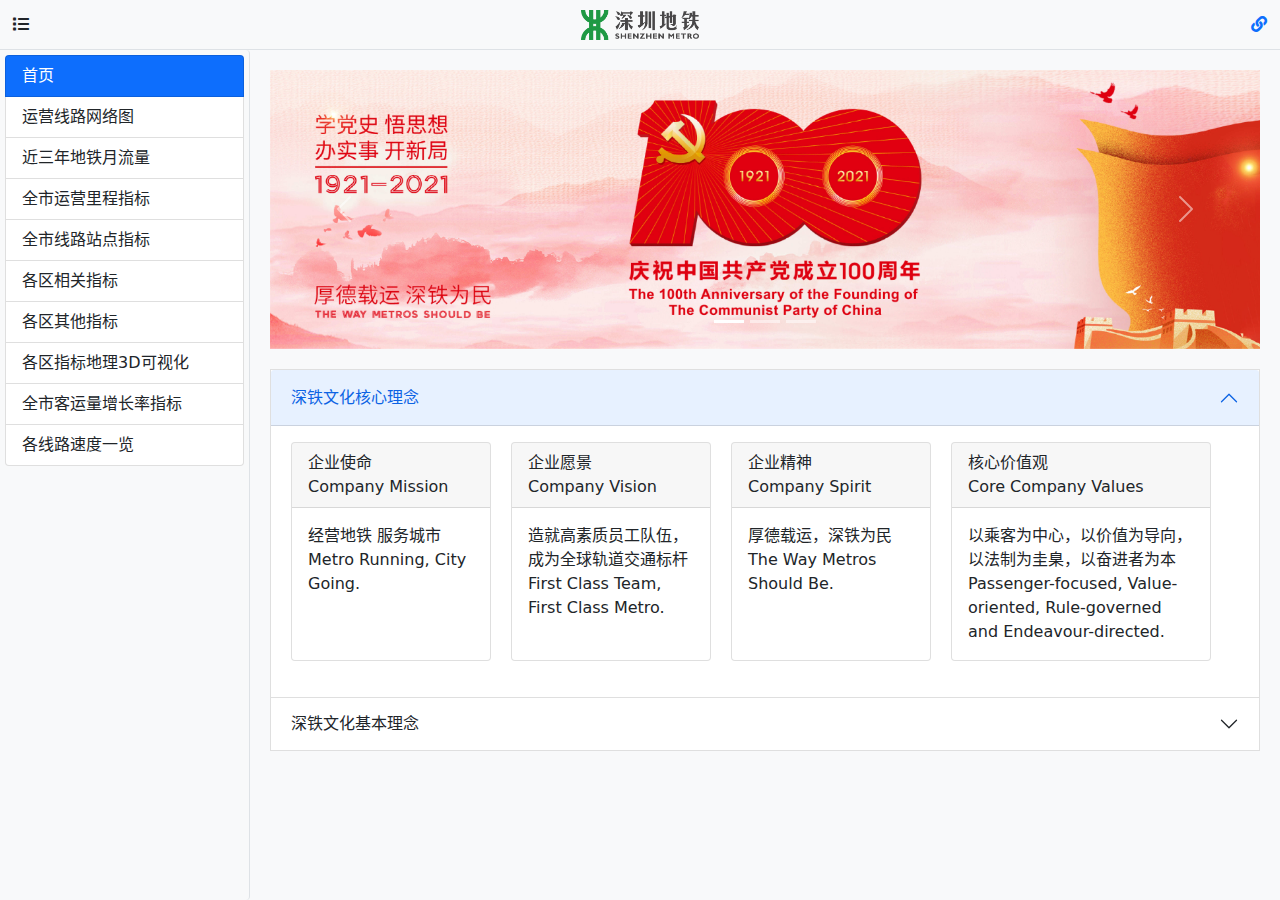
<file: index.html>
<!DOCTYPE html>
<html lang="zh-CN">

<head>
    <meta charset="UTF-8">
    <meta name="viewport" content="width=device-width, initial-scale=1.0">
    <title>深铁地铁</title>
    <link rel="shortcut icon" href="img/shenzhen-metro-logo.ico" type="image/x-icon">
    <link rel="stylesheet" href="css/bootstrap.min.css">
    <link rel="stylesheet" href="css/fontawesome.all.min.css">
    <link rel="stylesheet" href="css/index.css">
    <link rel="stylesheet" href="css/home.css">
    <link rel="stylesheet" href="css/pass.css">
</head>

<body>
    <!-- 导航栏 -->
    <header class="navbar fixed-top bg-light border-bottom">
        <button class="btn " onclick="ctrlmenu()"><i class="fas fa-list" "></i></button>
        <a href=" index.html"><img src="img/shenzhen-metro.png" alt="深圳地铁标志" height="30"></a>
                <button class="btn" onclick="toszmccom()"><i class="fas fa-link" style="color: #0d6efd;"></i></button>
    </header>
    <!-- 内容 -->
    <div class="d-flex bg-light" id="content">
        <!-- 菜单 -->
        <div class="list-group border-end" id="menu">
            <a class="list-group-item list-group-item-action cur" href="#home">首页</a>
            <a class="list-group-item list-group-item-action" href="#bmapsub">运营线路网络图</a>
            <a class="list-group-item list-group-item-action pass" href="#flow">近三年地铁月流量</a>
            <a class="list-group-item list-group-item-action echart_1" href="#mileage">全市运营里程指标</a>
            <a class="list-group-item list-group-item-action echart_2" href="#site">全市线路站点指标</a>
            <a class="list-group-item list-group-item-action echart_3" href="#correlation">各区相关指标</a>
            <a class="list-group-item list-group-item-action echart_4" href="#other">各区其他指标</a>
            <a class="list-group-item list-group-item-action 3d" href="#3d-visualization">各区指标地理3D可视化</a>
            <a class="list-group-item list-group-item-action echart_5" href="#passenger">全市客运量增长率指标</a>
            <a class="list-group-item list-group-item-action echart_7" href="#speed">各线路速度一览</a>
        </div>
        <!-- 页面 -->
        <div id="pages">
            <!-- 主页 -->
            <div class="tab-panel cur" id="home">
                <!-- 轮播图 -->
                <div class="carousel slide" data-bs-ride="carousel" id="home-img">
                    <div class="carousel-inner">
                        <div class="carousel-item active"><img src="img/庆祝中国共产党成立100周年.jpg" class="d-block w-100"
                                alt="庆祝中国共产党成立100周年">
                        </div>
                        <div class="carousel-item"><img src="img/企业精神.jpg" class="d-block w-100" alt="企业精神"></div>
                        <div class="carousel-item"><img src="img/服务理念.jpg" class="d-block w-100" alt="服务理念"></div>
                    </div>
                    <!-- 控件 -->
                    <button class="carousel-control-prev" data-bs-target="#home-img" data-bs-slide="prev">
                        <span class="carousel-control-prev-icon" aria-hidden="true"></span>
                    </button>
                    <button class="carousel-control-next" data-bs-target="#home-img" data-bs-slide="next">
                        <span class="carousel-control-next-icon" aria-hidden="true"></span>
                    </button>
                    <!-- 指示器 -->
                    <div class="carousel-indicators">
                        <button data-bs-target="#home-img" data-bs-slide-to="0" class="active" aria-current="true"
                            aria-label="Slide 1"></button>
                        <button data-bs-target="#home-img" data-bs-slide-to="1" aria-label="Slide 2"></button>
                        <button data-bs-target="#home-img" data-bs-slide-to="2" aria-label="Slide 3"></button>
                    </div>
                </div>
                <!-- 介绍 -->
                <div class="accordion" id="intro">
                    <!-- 深铁文化核心理念 -->
                    <div class="accordion-item">
                        <div class="accordion-header" id="headingOne">
                            <button class="accordion-button" data-bs-toggle="collapse" data-bs-target="#collapseOne"
                                aria-expanded="true" aria-controls="collapseOne">
                                深铁文化核心理念
                            </button>
                        </div>
                        <div id="collapseOne" class="accordion-collapse collapse show" aria-labelledby="headingOne"
                            data-bs-parent="#intro">
                            <div class="accordion-body d-flex flex-wrap">
                                <div class="card">
                                    <div class="card-header">企业使命</br>Company Mission</div>
                                    <div class="card-body">
                                        <p class="card-text">经营地铁 服务城市</br>Metro Running, City Going.</p>
                                    </div>
                                </div>
                                <div class="card">
                                    <div class="card-header">企业愿景</br>Company Vision</div>
                                    <div class="card-body">
                                        <p class="card-text">造就高素质员工队伍，成为全球轨道交通标杆</br>First Class Team,
                                            First Class Metro.</p>
                                    </div>
                                </div>
                                <div class="card">
                                    <div class="card-header">企业精神</br>Company Spirit</div>
                                    <div class="card-body">
                                        <p class="card-text">厚德载运，深铁为民</br>The Way Metros Should Be.</p>
                                    </div>
                                </div>
                                <div class="card" style="width: 260px;">
                                    <div class="card-header">核心价值观</br>Core Company Values</div>
                                    <div class="card-body">
                                        <p class="card-text">以乘客为中心，以价值为导向，以法制为圭臬，以奋进者为本</br>Passenger-focused,
                                            Value-oriented, Rule-governed and Endeavour-directed.</p>
                                    </div>
                                </div>
                            </div>
                        </div>
                    </div>
                    <!-- 深铁文化基本理念 -->
                    <div class="accordion-item">
                        <h2 class="accordion-header" id="headingTwo">
                            <button class="accordion-button collapsed" data-bs-toggle="collapse"
                                data-bs-target="#collapseTwo" aria-expanded="false" aria-controls="collapseTwo">
                                深铁文化基本理念
                            </button>
                        </h2>
                        <div id="collapseTwo" class="accordion-collapse collapse" aria-labelledby="headingTwo"
                            data-bs-parent="#intro">
                            <div class="accordion-body">
                                待续。
                            </div>
                        </div>
                    </div>
                </div>
            </div>
            <!-- 运营线路网络图 -->
            <div class="tab-panel" id="bmapsub">
                <iframe src="bmapsub.html" style="height: 100%;  width: 100%;"></iframe>
            </div>
            <!-- 近三年地铁月流量 -->
            <div class="tab-panel" id="pass" style="overflow-y: auto">
                <div id="container19" style="height: 90%; width:100%; display: none;"></div>
                <div id="container20" style="height: 90%; width:100%; display: none;"></div>
                <div id="container21" style="height: 90%; width:100%"></div>
                <div class="metro-month-pass-button">
                    <button class="btn" id="button19" onclick="buttonClick19();">2019</button>
                    <button class="btn" id="button20" onclick="buttonClick20();">2020</button>
                    <button class="btn" id="button21" onclick="buttonClick21();">2021</button>
                </div>
            </div>
            <!-- 全市运营里程指标 -->
            <div class="tab-panel" id="chart_1"></div>
            <!-- 全市线路站点指标 -->
            <div class="tab-panel" id="chart_2"></div>
            <!-- 各区相关指标 -->
            <div class="tab-panel" id="chart_3"></div>
            <!-- 各区其他指标 -->
            <div class="tab-panel" id="chart_4"></div>
            <!-- 各区指标地理3d可视化 -->
            <div class="tab-panel" id="3d" style="overflow: hidden">
                <div id="3d_1" style="height: 50%; width: 50%;border: 1px solid gray;"></div>
                <div id="3d_2"
                    style="height: 50%; width: 50%; position: absolute; right: 0; top: 0;border: 1px solid gray;"></div>
                <div id="3d_3" style="height: 50%; width: 50%; position: absolute; bottom: 0;border: 1px solid gray;">
                </div>
                <div id="3d_4"
                    style="height: 50%; width: 50%; position: absolute; right: 0; bottom: 0;border: 1px solid gray;">
                </div>
            </div>
            <!-- 全市客运量增长率指标 -->
            <div class="tab-panel" id="chart_5"></div>
            <!-- 各线路速度一览 -->
            <div class="tab-panel" id="chart_7"></div>
        </div>
    </div>

    <script src="js/bootstrap.min.js"></script>
    <script src="js/echarts.min.js"></script>
    <script src="js/echarts-gl.min.js"></script>
    <script src="js/jquery.min.js"></script>

    <script src="js/index.js"></script>
    <script src="js/chart_w.js"></script>
    <script src="js/3d.js"></script>
    <script src="js/pass.js"></script>
</body>

</html>
</file>
<file: css/index.css>
* {
    margin: 0;
    padding: 0;
    box-sizing: border-box;
}

html, body {
    height: 100%;
    width: 100%;
    overflow: hidden;
}

/* 导航栏 */
header {
    height: 50px;
}

/* 页面内容 */
#content {
    position: absolute;
    height: calc(100% - 50px);
    width: 100%;
    top: 50px;
    bottom: 0;
}

/* 菜单 */
#menu {
    height: 100%;
    min-width: 250px;
    overflow-y: auto;
    padding: 5px;
}

.list-group-item.cur {
    color: white;
    background-color: #0d6efd;
}

/* 页面 */
#pages {
    position: relative;
    flex: 1;
    height: 100%;
    overflow: hidden;
}

.tab-panel {
    position: absolute;
    top: 0;
    left: 0;

    opacity: 0;
    visibility: hidden;
    z-index: -1;

    height: 100%;
    width: 100%;
}
.tab-panel.cur {
    opacity: 1;
    visibility: visible;
    z-index: 1;
}

/* bootstrap 样式覆盖 */
.navbar {
    padding: 0;
}

.btn:focus,
.btn:active:focus,
.btn.active:focus,
.btn.focus,
.btn:active.focus,
.btn.active.focus {
    box-shadow: none;
}
</file>
<file: css/home.css>
#home {
    width: 100%;
    padding: 20px;
    overflow-y: auto;
}

#home-img,
#intro {
    margin-bottom: 20px;
}

#home .card {
    width: 200px;
    margin: 0 20px 20px 0;
}
#home .card:last-of-type {
    margin: 0 0 20px 0;
}

/* bootstrap 样式覆盖 */
.accordion-button:focus,
.accordion-button:active:focus,
.accordion-button.active:focus,
.accordion-button.focus,
.accordion-button:active.focus,
.accordion-button.active.focus {
    box-shadow: none;
}

.accordion-item:first-of-type,
.accordion-item:last-of-type {
    border-radius: 0;
}
</file>
<file: css/pass.css>
div.metro-month-pass-button {
    position: absolute;
    z-index: 1;
    right: 588px;
    bottom: 40;
    width: fit-content;
    height: fit-content;
}
@keyframes bgcolor{
    from {background-color:#838383}
    to {background-color:#0d6efd}
    from {color:black}
    to {color:white}
}
div.metro-month-pass-button .button {
    background-color: #838383;
    border: none;
    height: 40px;
    width: 80px;
    color: black;
    border-radius: 10px;
}

div.metro-month-pass-button .button:hover {
    color: white;
    animation: bgcolor 0.8s forwards;
}
</file>
